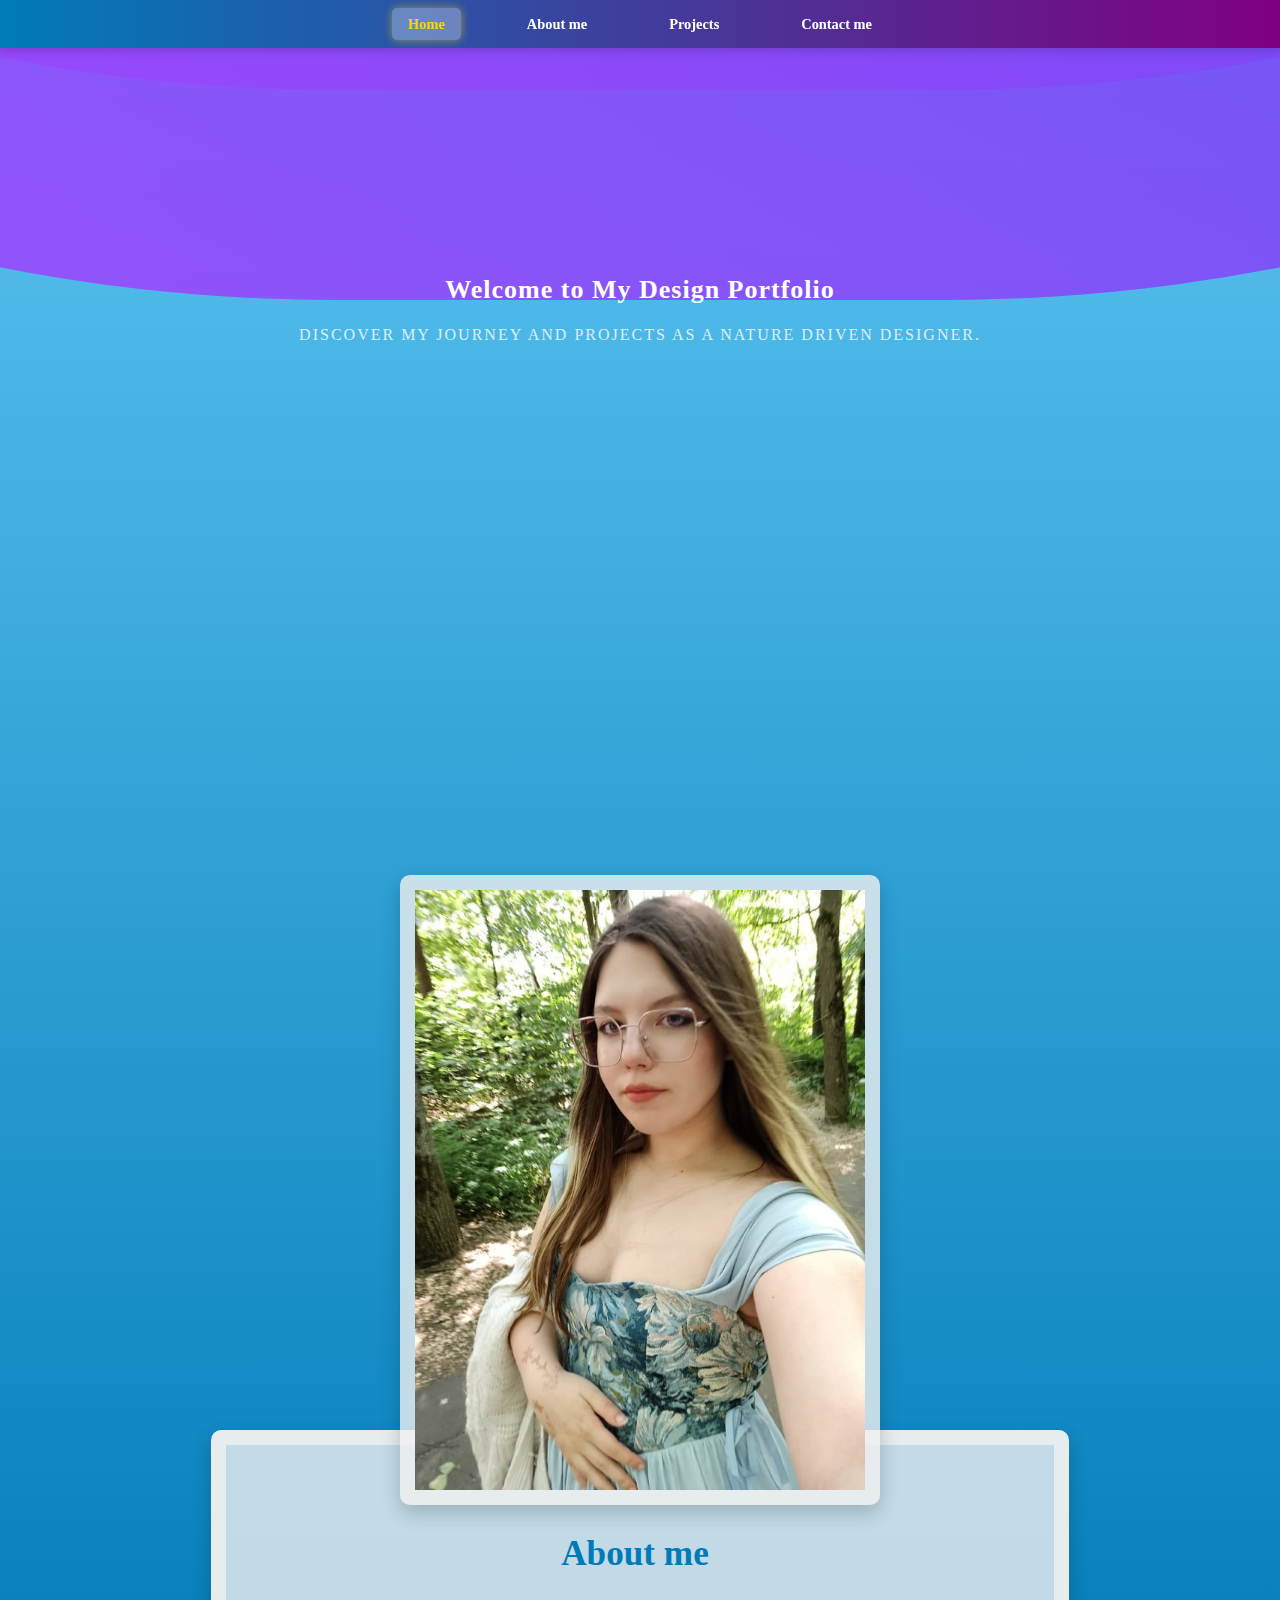
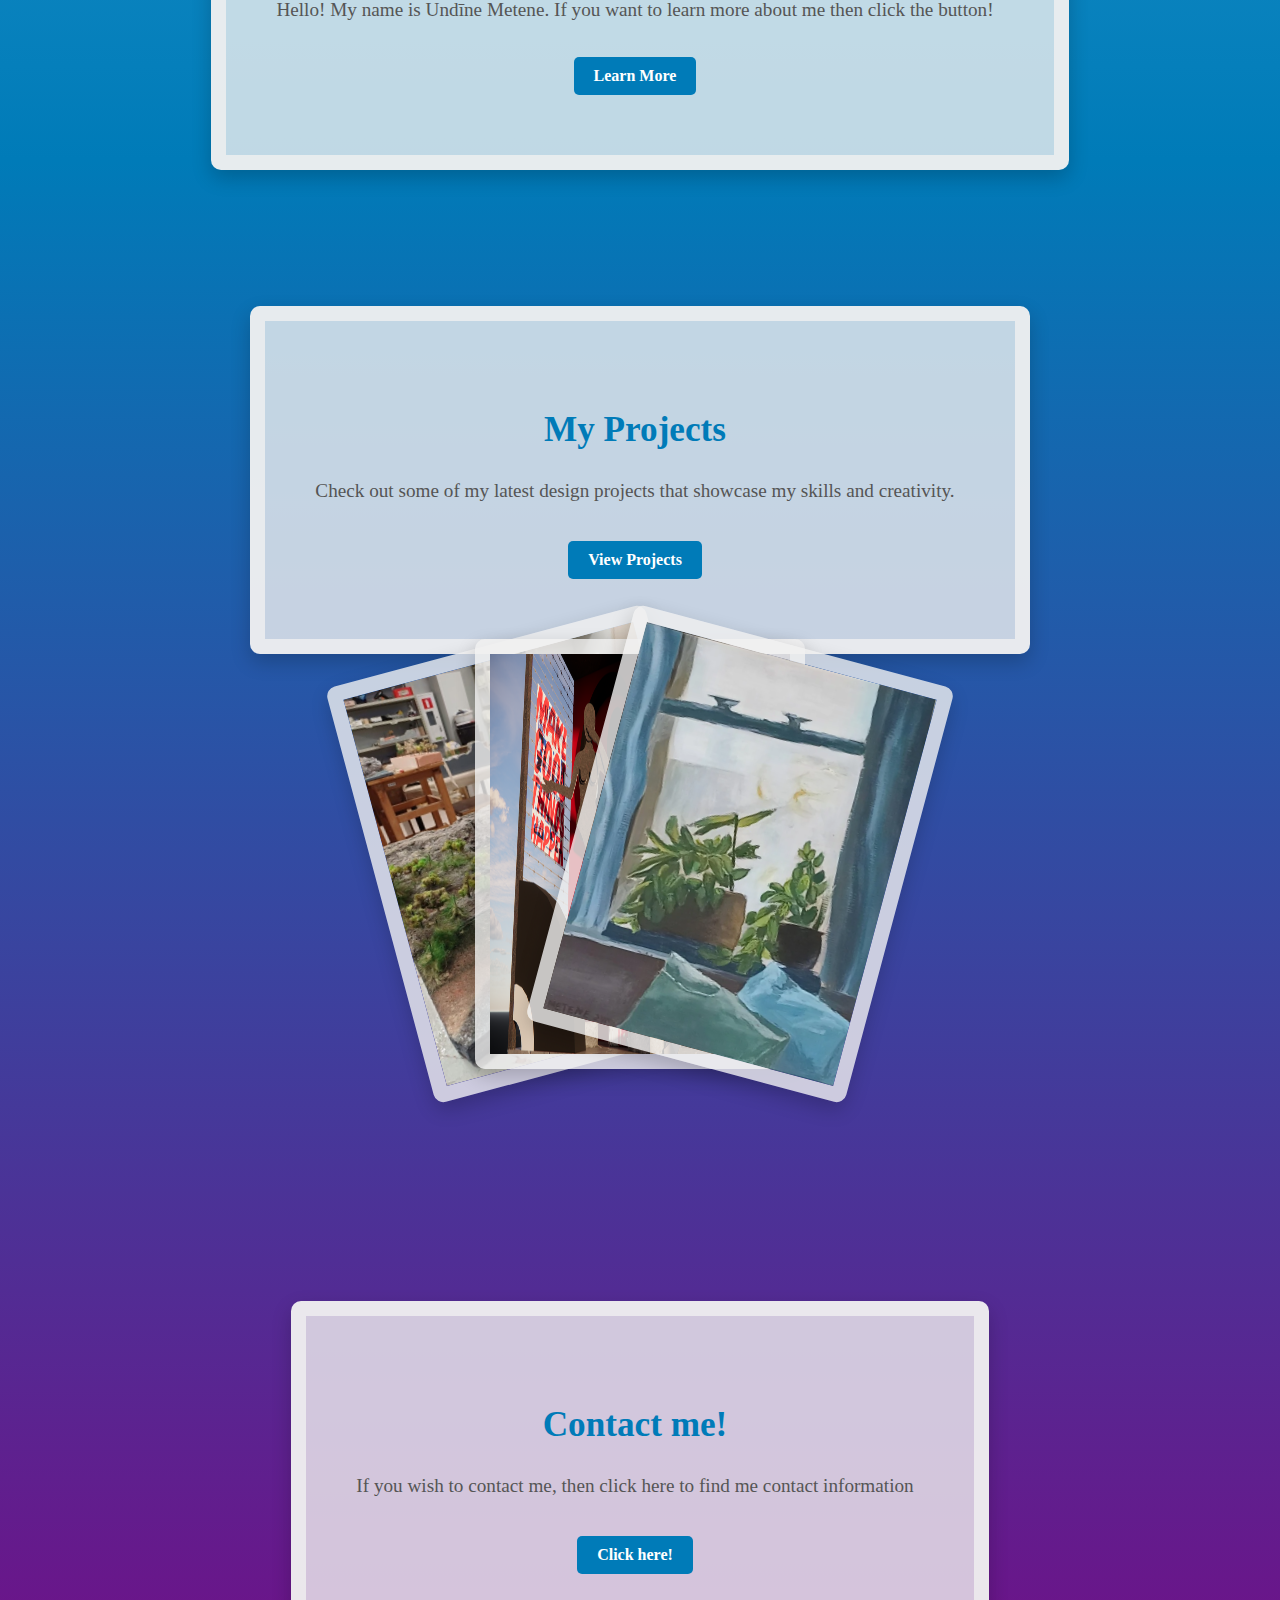
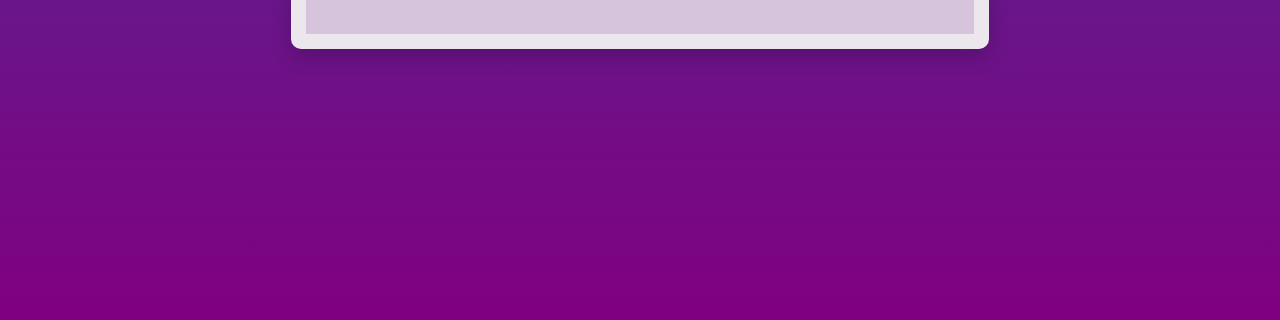
<file: Index.html>
<!DOCTYPE html>
<html lang="en">
<head>
    <meta charset="UTF-8">
    <meta name="viewport" content="width=device-width, initial-scale=1.0">
    <title>My Design Portfolio</title>
    <link href="https://stackpath.bootstrapcdn.com/bootstrap/4.5.2/css/bootstrap.min.css" rel="">
    <link rel="stylesheet" href="styles.css">
</head>
<body>
    <header>
        <nav>
            <ul>
                <li><a href="#home" class="active">Home</a></li>
                <li><a href="#about">About me</a></li>
                <li><a href="#projects">Projects</a></li>
                <li><a href="#contact">Contact me</a></li>
            </ul>
        </nav>
    </header>

    <section id="home" class="home-section">
        <div class="e-card playing">
            <div class="image"></div>

            <div class="wave"></div>
            <div class="wave"></div>
            <div class="wave"></div>


            <div class="infotop">
                <path fill="currentColor" d="M19.4133 4.89862L14.5863 2.17544C12.9911 1.27485 11.0089 1.27485 9.41368 2.17544L4.58674
                                              4.89862C2.99153 5.7992 2 7.47596 2 9.2763V14.7235C2 16.5238 2.99153 18.2014 4.58674 19.1012L9.41368
                                              21.8252C10.2079 22.2734 11.105 22.5 12.0046 22.5C12.6952 22.5 13.3874 22.3657 14.0349 22.0954C14.2204
                                              22.018 14.4059 21.9273 14.5872 21.8252L19.4141 19.1012C19.9765 18.7831 20.4655 18.3728 20.8651
                                              17.8825C21.597 16.9894 22 15.8671 22 14.7243V9.27713C22 7.47678 21.0085 5.7992 19.4133 4.89862ZM4.10784
                                              14.7235V9.2763C4.10784 8.20928 4.6955 7.21559 5.64066 6.68166L10.4676 3.95848C10.9398 3.69152 11.4701
                                              3.55804 11.9996 3.55804C12.5291 3.55804 13.0594 3.69152 13.5324 3.95848L18.3593 6.68166C19.3045 7.21476
                                              19.8922 8.20928 19.8922 9.2763V9.75997C19.1426 9.60836 18.377 9.53091 17.6022 9.53091C14.7929 9.53091
                                              12.1041 10.5501 10.0309 12.3999C8.36735 13.8847 7.21142 15.8012 6.68783 17.9081L5.63981 17.3165C4.69466
                                              16.7834 4.10699 15.7897 4.10699 14.7235H4.10784ZM10.4676 20.0413L8.60933 18.9924C8.94996 17.0479 9.94402
                                              15.2665 11.4515 13.921C13.1353 12.4181 15.3198 11.5908 17.6022 11.5908C18.3804 11.5908 19.1477 11.6864
                                              19.8922 11.8742V14.7235C19.8922 15.2278 19.7589 15.7254 19.5119 16.1662C18.7615 15.3596 17.6806 14.8528
                                               16.4783 14.8528C14.2136 14.8528 12.3781 16.6466 12.3781 18.8598C12.3781 19.3937 12.4861 19.9021 12.68
                                               20.3676C11.9347 20.5316 11.1396 20.4203 10.4684 20.0413H10.4676Z">
                </path></svg>
                <br>
                Welcome to My Design Portfolio
                <br>
                <div class="name">Discover my journey and projects as a Nature driven designer.</div>
            </div>
        </div>
    </section>

    <section id="about" class="about-section">
        <div class="container">
            <div class="image-section">
                <img src="Images/Foto.jpg" alt="Undine" height="600px" />
            </div>
            <div class="container-text">
                <h2>About me</h2>
                <p>
                    Hello! My name is Undīne Metene. If you want to learn more about me then click the button!
                </p>
                <a href="about.html" class="about-button">Learn More</a>
            </div>
        </div>
    </section>

    <section id="projects" class="projects-section">
        <div class="container">
            <div class="container-text">
                <h2>My Projects</h2>
                <p>Check out some of my latest design projects that showcase my skills and creativity.</p>
                <a href="projects.html" class="projects-button">View Projects</a>
            </div>
            <div class="image-section">
                <img src="Images/makets.jpg" alt="Project 2" class="project-image angled" />
                <img src="Images/teenskats.png" alt="Project 1" class="project-image" />
                <img src="Images/project1.png" alt="Project 3" class="project-image angled" />
            </div>
        </div>
    </section>
    <section id="contact" class="contact-section">
        <div class="container">
            <div class="container-text">
                <h2>Contact me!</h2>
                <p>
                   If you wish to contact me, then click here to find me contact information
                </p>
                <a href="contacts.html" class="about-button">Click here!</a>
            </div>
        </div>
    </section>
    <script src="script.js"></script>
</body>
</html>
</file>
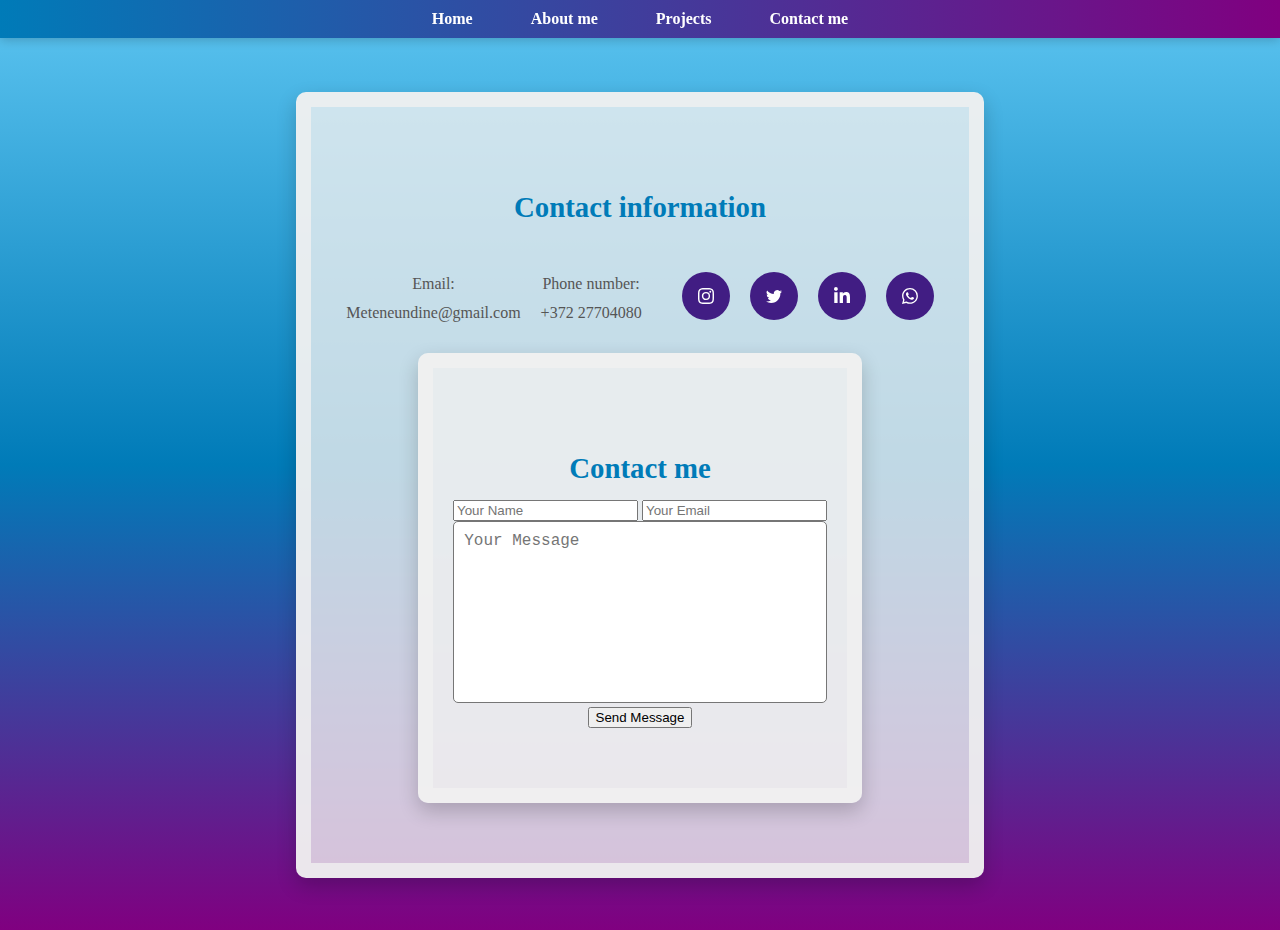
<file: contacts.html>
<!DOCTYPE html>
<html lang="en">
<head>
    <meta charset="UTF-8">
    <meta name="viewport" content="width=device-width, initial-scale=1.0">
    <title>Contact Me</title>
    <link href="https://stackpath.bootstrapcdn.com/bootstrap/4.5.2/css/bootstrap.min.css" rel="">
    <link rel="stylesheet" href="sass/styles.css">
</head>
<body>
    <header>
        <nav>
            <ul>
                <li><a href="index.html">Home</a></li>
                <li><a href="about.html">About me</a></li>
                <li><a href="projects.html">Projects</a></li>
                <li><a href="#contact" class="active">Contact me</a></li>
            </ul>
        </nav>
    </header>

    <section id="about" class="about-section">
        <div class="container">
            <div class="container-text">
                <h2>Contact information</h2>
                <div class="socials">
                    <p>
                        Email:  <br> Meteneundine@gmail.com
                    </p>
                    <p>
                        Phone number:  <br> +372 27704080
                    </p>
                    <br>
                <a class="socialContainer containerOne" href="#">
                    <svg viewBox="0 0 16 16" class="socialSvg instagramSvg">
                    <path
                        d="M8 0C5.829 0 5.556.01 4.703.048 3.85.088 3.269.222 2.76.42a3.917 3.917 0 0 0-1.417.923A3.927 3.927 0 0 0 .42 2.76C.222 3.268.087 3.85.048 4.7.01 5.555 0 5.827 0 8.001c0 2.172.01 2.444.048 3.297.04.852.174 1.433.372 1.942.205.526.478.972.923 1.417.444.445.89.719 1.416.923.51.198 1.09.333 1.942.372C5.555 15.99 5.827 16 8 16s2.444-.01 3.298-.048c.851-.04 1.434-.174 1.943-.372a3.916 3.916 0 0 0 1.416-.923c.445-.445.718-.891.923-1.417.197-.509.332-1.09.372-1.942C15.99 10.445 16 10.173 16 8s-.01-2.445-.048-3.299c-.04-.851-.175-1.433-.372-1.941a3.926 3.926 0 0 0-.923-1.417A3.911 3.911 0 0 0 13.24.42c-.51-.198-1.092-.333-1.943-.372C10.443.01 10.172 0 7.998 0h.003zm-.717 1.442h.718c2.136 0 2.389.007 3.232.046.78.035 1.204.166 1.486.275.373.145.64.319.92.599.28.28.453.546.598.92.11.281.24.705.275 1.485.039.843.047 1.096.047 3.231s-.008 2.389-.047 3.232c-.035.78-.166 1.203-.275 1.485a2.47 2.47 0 0 1-.599.919c-.28.28-.546.453-.92.598-.28.11-.704.24-1.485.276-.843.038-1.096.047-3.232.047s-2.39-.009-3.233-.047c-.78-.036-1.203-.166-1.485-.276a2.478 2.478 0 0 1-.92-.598 2.48 2.48 0 0 1-.6-.92c-.109-.281-.24-.705-.275-1.485-.038-.843-.046-1.096-.046-3.233 0-2.136.008-2.388.046-3.231.036-.78.166-1.204.276-1.486.145-.373.319-.64.599-.92.28-.28.546-.453.92-.598.282-.11.705-.24 1.485-.276.738-.034 1.024-.044 2.515-.045v.002zm4.988 1.328a.96.96 0 1 0 0 1.92.96.96 0 0 0 0-1.92zm-4.27 1.122a4.109 4.109 0 1 0 0 8.217 4.109 4.109 0 0 0 0-8.217zm0 1.441a2.667 2.667 0 1 1 0 5.334 2.667 2.667 0 0 1 0-5.334z"
                    ></path>
                    </svg>
                </a>

                <a class="socialContainer containerTwo" href="#">
                    <svg viewBox="0 0 16 16" class="socialSvg twitterSvg">
                    <path
                        d="M5.026 15c6.038 0 9.341-5.003 9.341-9.334 0-.14 0-.282-.006-.422A6.685 6.685 0 0 0 16 3.542a6.658 6.658 0 0 1-1.889.518 3.301 3.301 0 0 0 1.447-1.817 6.533 6.533 0 0 1-2.087.793A3.286 3.286 0 0 0 7.875 6.03a9.325 9.325 0 0 1-6.767-3.429 3.289 3.289 0 0 0 1.018 4.382A3.323 3.323 0 0 1 .64 6.575v.045a3.288 3.288 0 0 0 2.632 3.218 3.203 3.203 0 0 1-.865.115 3.23 3.23 0 0 1-.614-.057 3.283 3.283 0 0 0 3.067 2.277A6.588 6.588 0 0 1 .78 13.58a6.32 6.32 0 0 1-.78-.045A9.344 9.344 0 0 0 5.026 15z"
                    ></path>
                    </svg>
                </a>

                <a class="socialContainer containerThree" href="#">
                    <svg viewBox="0 0 448 512" class="socialSvg linkdinSvg">
                    <path
                        d="M100.28 448H7.4V148.9h92.88zM53.79 108.1C24.09 108.1 0 83.5 0 53.8a53.79 53.79 0 0 1 107.58 0c0 29.7-24.1 54.3-53.79 54.3zM447.9 448h-92.68V302.4c0-34.7-.7-79.2-48.29-79.2-48.29 0-55.69 37.7-55.69 76.7V448h-92.78V148.9h89.08v40.8h1.3c12.4-23.5 42.69-48.3 87.88-48.3 94 0 111.28 61.9 111.28 142.3V448z"
                    ></path>
                    </svg>
                </a>

                <a class="socialContainer containerFour" href="#">
                    <svg viewBox="0 0 16 16" class="socialSvg whatsappSvg">
                    <path
                        d="M13.601 2.326A7.854 7.854 0 0 0 7.994 0C3.627 0 .068 3.558.064 7.926c0 1.399.366 2.76 1.057 3.965L0 16l4.204-1.102a7.933 7.933 0 0 0 3.79.965h.004c4.368 0 7.926-3.558 7.93-7.93A7.898 7.898 0 0 0 13.6 2.326zM7.994 14.521a6.573 6.573 0 0 1-3.356-.92l-.24-.144-2.494.654.666-2.433-.156-.251a6.56 6.56 0 0 1-1.007-3.505c0-3.626 2.957-6.584 6.591-6.584a6.56 6.56 0 0 1 4.66 1.931 6.557 6.557 0 0 1 1.928 4.66c-.004 3.639-2.961 6.592-6.592 6.592zm3.615-4.934c-.197-.099-1.17-.578-1.353-.646-.182-.065-.315-.099-.445.099-.133.197-.513.646-.627.775-.114.133-.232.148-.43.05-.197-.1-.836-.308-1.592-.985-.59-.525-.985-1.175-1.103-1.372-.114-.198-.011-.304.088-.403.087-.088.197-.232.296-.346.1-.114.133-.198.198-.33.065-.134.034-.248-.015-.347-.05-.099-.445-1.076-.612-1.47-.16-.389-.323-.335-.445-.34-.114-.007-.247-.007-.38-.007a.729.729 0 0 0-.529.247c-.182.198-.691.677-.691 1.654 0 .977.71 1.916.81 2.049.098.133 1.394 2.132 3.383 2.992.47.205.84.326 1.129.418.475.152.904.129 1.246.08.38-.058 1.171-.48 1.338-.943.164-.464.164-.86.114-.943-.049-.084-.182-.133-.38-.232z"
                    ></path>
                    </svg>
                </a>
                </div>

            <div class="container">
                <div class="container-text">
        <form id="contactForm" action="send-message.php" method="POST">
            <h2>Contact me</h2>
            <input type="text" id="name" name="name" placeholder="Your Name" required>
            <input type="email" id="email" name="email" placeholder="Your Email" required>
            <br>
            <textarea id="message" name="message" placeholder="Your Message" required></textarea>
            <br>
            <button type="submit">Send Message</button>
            <div id="formMessage"></div>
        </form>
    </div>
</div>
</div>

    </section>
    <script src="script.js"></script>
</body>
</html>
</file>
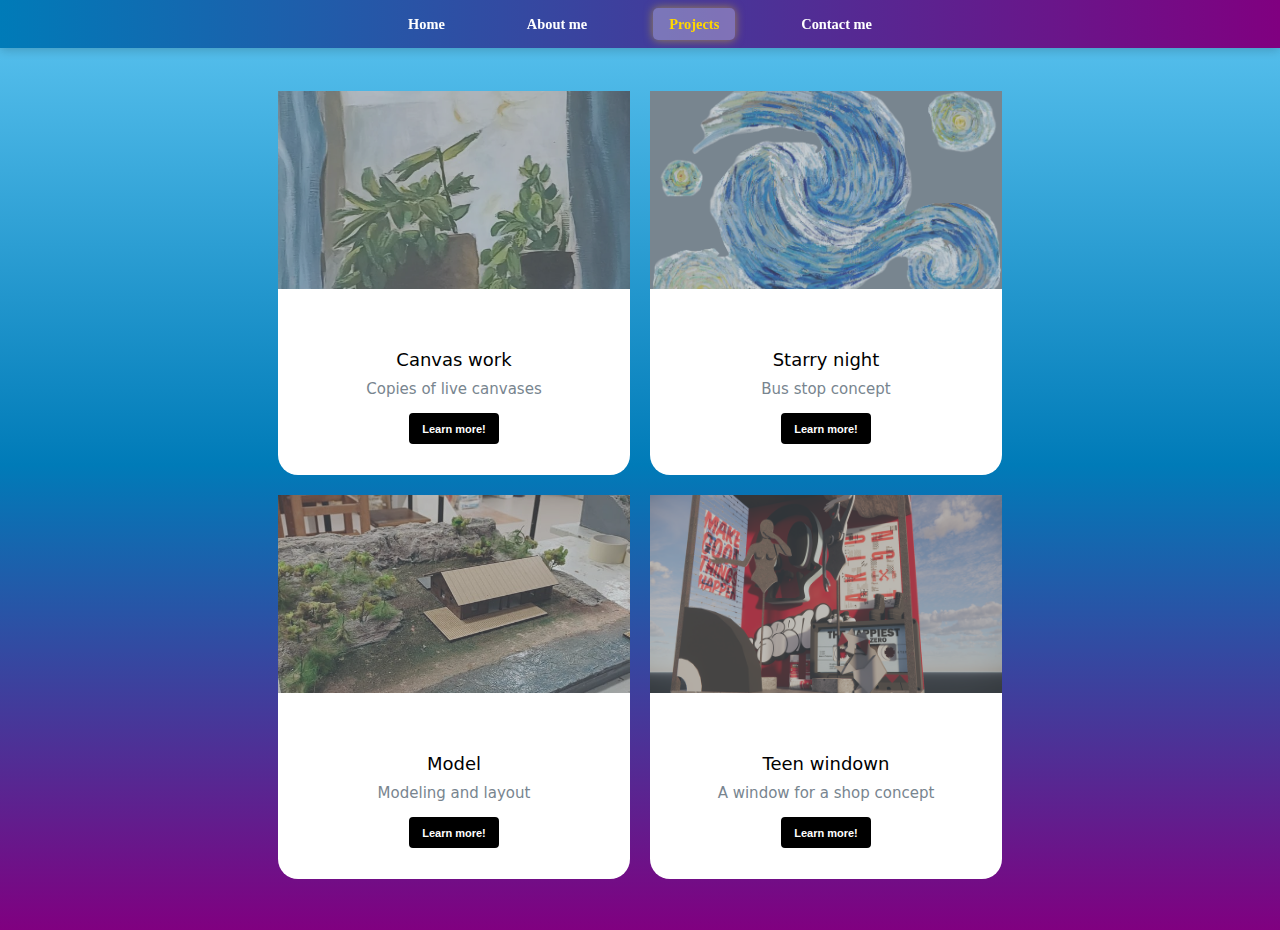
<file: projects.html>
﻿<!DOCTYPE html>
<html lang="en">
<head>
    <meta charset="UTF-8">
    <meta name="viewport" content="width=device-width, initial-scale=1.0">
    <title>Projects</title>
    <link href="https://stackpath.bootstrapcdn.com/bootstrap/4.5.2/css/bootstrap.min.css" rel="">
    <link rel="stylesheet" href="styles.css">
</head>
<body>
    <header>
        <nav>
            <ul>
                <li><a href="index.html">Home</a></li>
                <li><a href="about.html">About me</a></li>
                <li><a href="projects.html" class="active">Projects</a></li>
                <li><a href="contacts.html">Contact me</a></li>
            </ul>
        </nav>
    </header>

    <section id="projects" class="projects-section">
        <div class="Project-container">
            <div class="Project-container-text">
                <div class="card">
                    <div class="card__img"> <img src="Images/project1.png" alt="Project 1" class="card_images" /></div>
                    <div class="card__title">Canvas work</div>
                    <div class="card__subtitle">Copies of live canvases</div>
                    <div class="card__wrapper">
                        <button class="card__btn card__btn-solid" onclick="window.location.href='Projects/Projects1-livecanvas.html'">Learn more!</button>
                    </div>
                </div>
                <div class="card">
                    <div class="card__img"> <img src="Images/starrynight.png" alt="Project 2" class="card_images" /></div>
                    <div class="card__title">Starry night</div>
                    <div class="card__subtitle">Bus stop concept</div>
                    <div class="card__wrapper">
                        <button class="card__btn card__btn-solid" onclick="window.location.href='Projects/Projects2-starrynight.html'">Learn more!</button>
                    </div>
                </div>
                <div class="card">
                    <div class="card__img"> <img src="Images/makets.jpg" alt="Project 3" class="card_images" /></div>
                    <div class="card__title">Model</div>
                    <div class="card__subtitle">Modeling and layout</div>
                    <div class="card__wrapper">
                        <button class="card__btn card__btn-solid" onclick="window.location.href='Projects/Projects3-model.html'">Learn more!</button>
                    </div>
                </div>
                <div class="card">
                    <div class="card__img"> <img src="Images/teenskats.png" alt="Project 4" class="card_images" /></div>
                    <div class="card__title">Teen windown</div>
                    <div class="card__subtitle">A window for a shop concept</div>
                    <div class="card__wrapper">
                        <button class="card__btn card__btn-solid" onclick="window.location.href='Projects/Projects4-teenwindow.html'">Learn more!</button>
                    </div>
                </div>
            </div>
        </div>
    </section>
</body>
</html>
</file>
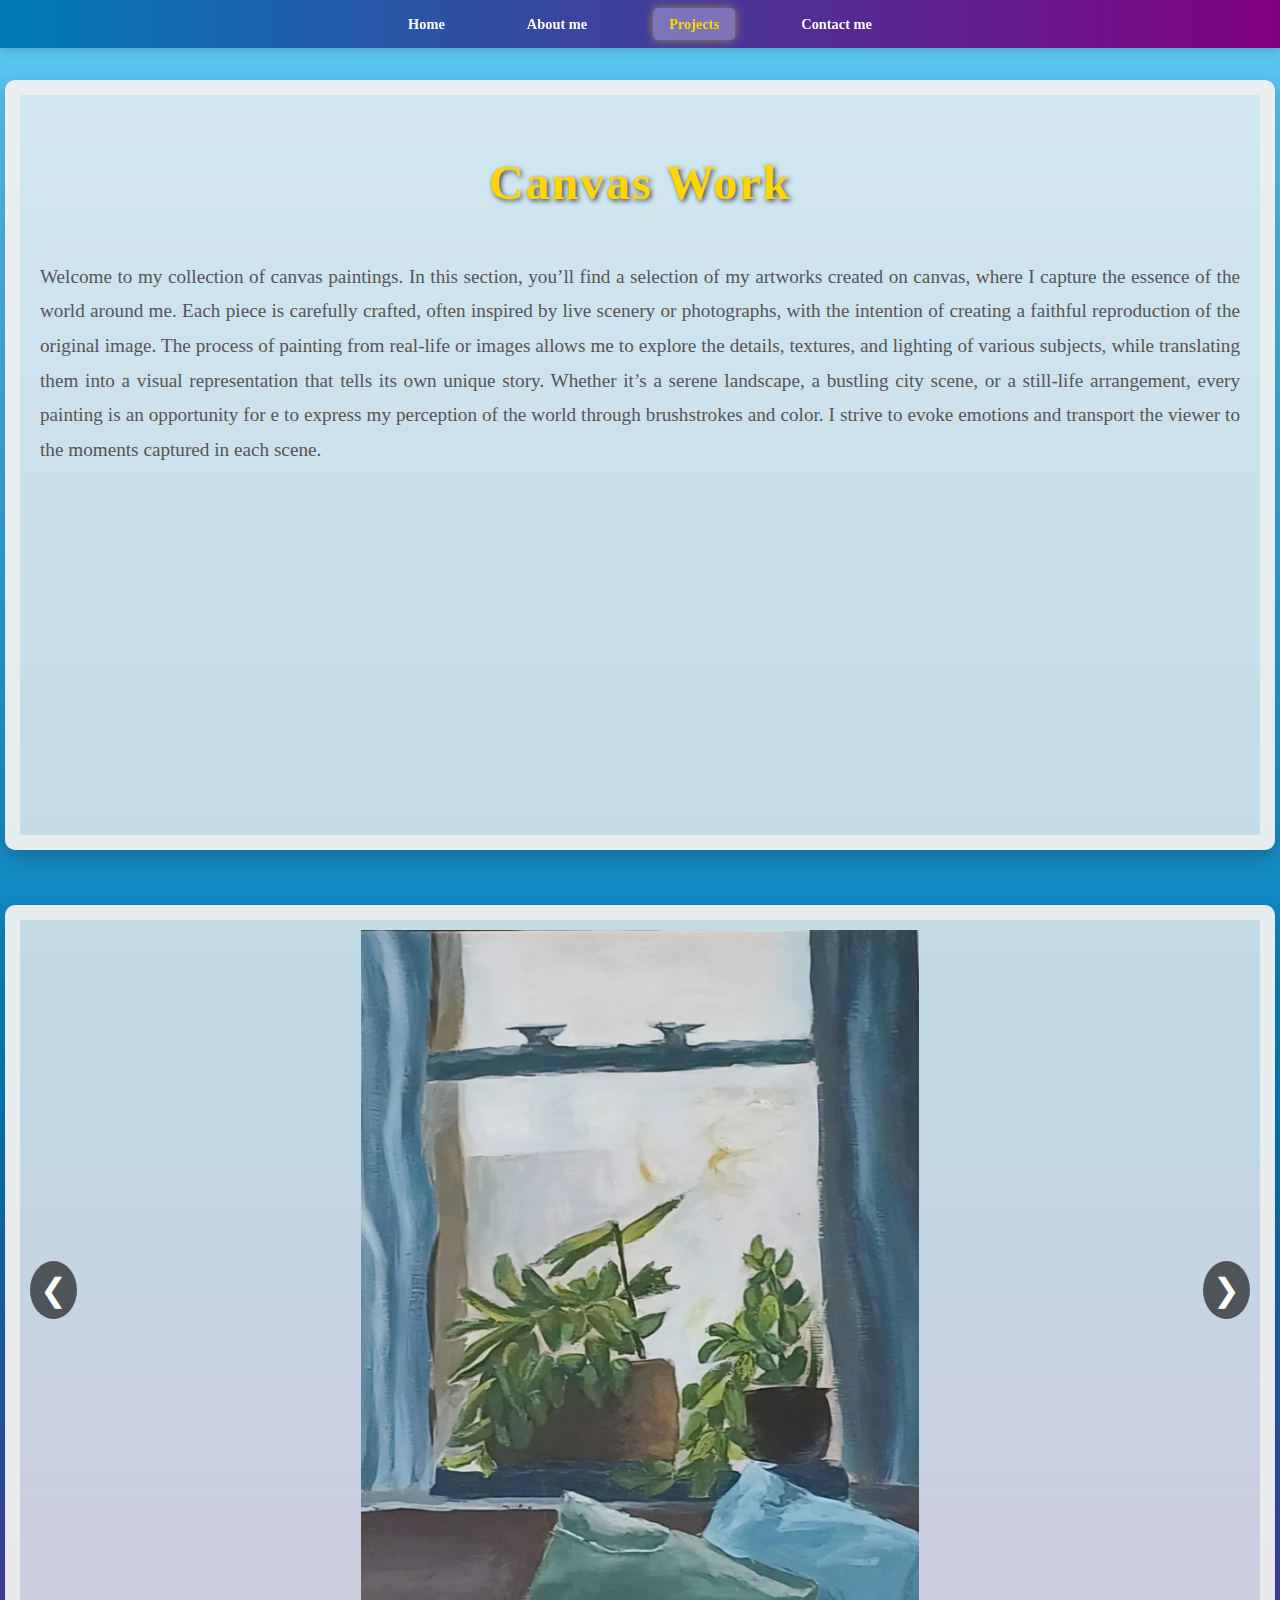
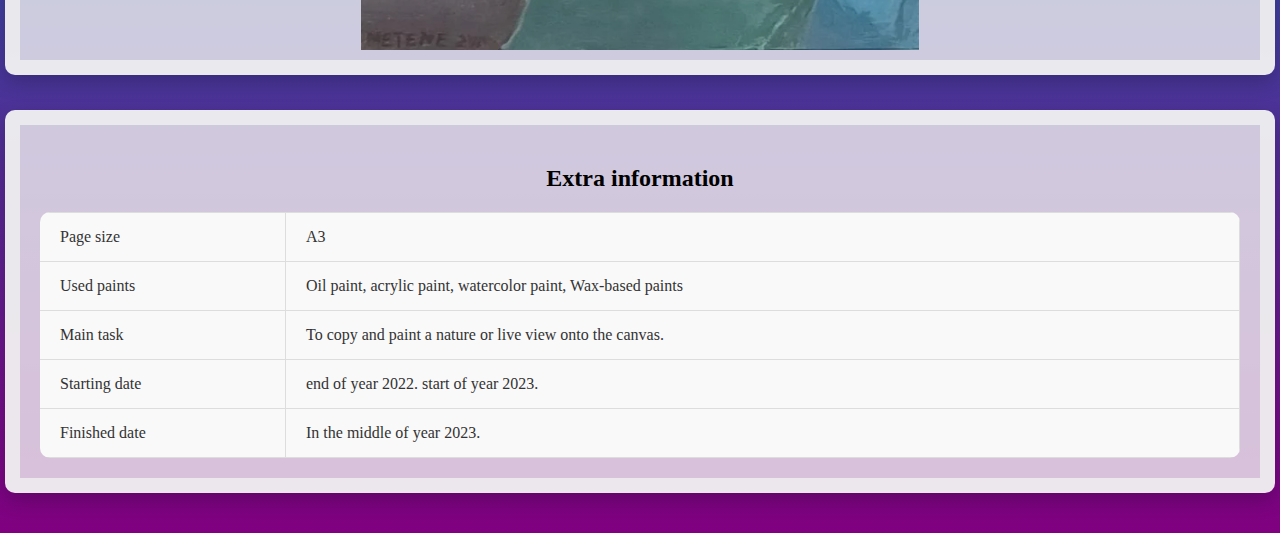
<file: Projects/Projects1-livecanvas.html>
<!DOCTYPE html>
<html lang="en">
<head>
    <meta charset="UTF-8">
    <meta name="viewport" content="width=device-width, initial-scale=1.0">
    <title>Project Information</title>
    <link href="https://stackpath.bootstrapcdn.com/bootstrap/4.5.2/css/bootstrap.min.css" rel="">
    <link rel="stylesheet" href="../styles.css"> 
</head>
<body>
    <header>
        <nav>
            <ul>
                <li><a href="../index.html">Home</a></li> 
                <li><a href="../about.html">About me</a></li> 
                <li><a href="../projects.html" class="active">Projects</a></li> 
                <li><a href="../contacts.html">Contact me</a></li>
            </ul>
        </nav>
    </header>

    <section class="projects-details-section">
        <div class="details-container">
            <div class="details-container-text">
                <h2>Canvas Work</h2>
                 <p>Welcome to my collection of canvas paintings. 
                    In this section, you’ll find a selection of my artworks created on canvas, where I capture the essence of the world around me.
                     Each piece is carefully crafted, often inspired by live scenery or photographs,
                      with the intention of creating a faithful reproduction of the original image.
                       The process of painting from real-life or images allows me to explore the details, textures, and lighting of various subjects,
                        while translating them into a visual representation that tells its own unique story.
                         Whether it’s a serene landscape, a bustling city scene, or a still-life arrangement,
                          every painting is an opportunity for e to express my perception of the world through brushstrokes and color.
                           I strive to evoke emotions and transport the viewer to the moments captured in each scene.</p>
            </div>
            <div class="details-image-section">
                <img id="slideshow-image" src="" alt="Canvas Art" class="slideshow-image" />
                <div class="arrow-nav">
                    <button id="prev" class="arrow-btn">&#10094;</button> 
                    <button id="next" class="arrow-btn">&#10095;</button> 
                </div>
            </div>
        </div>
        <div class="details-container-info">
            <h2>Extra information</h2>
            <table>
                <tr>
                    <td>Page size</td>
                    <td>A3</td>

                </tr>
                <tr>
                    <td>Used paints</td>
                    <td>Oil paint, acrylic paint, watercolor paint, Wax-based paints</td>

                </tr>
                <tr>
                    <td>Main task</td>
                    <td>To copy and paint a nature or live view onto the canvas.</td>
                </tr>
                <tr>
                    <td>Starting date</td>
                    <td>end of year 2022. start of year 2023.</td>
                </tr>
                <tr>
                    <td>Finished date</td>
                    <td>In the middle of year 2023.</td>
                </tr>
            </table>
        </div>
        
    </section>
    <script>
        const images = [
            "foto1.1.png", 
            "foto1.2.jpg",
            "foto1.3.jpg",
        ];
        </script>
    <script src="../script.js"></script>
    
</body>
</html>
</file>
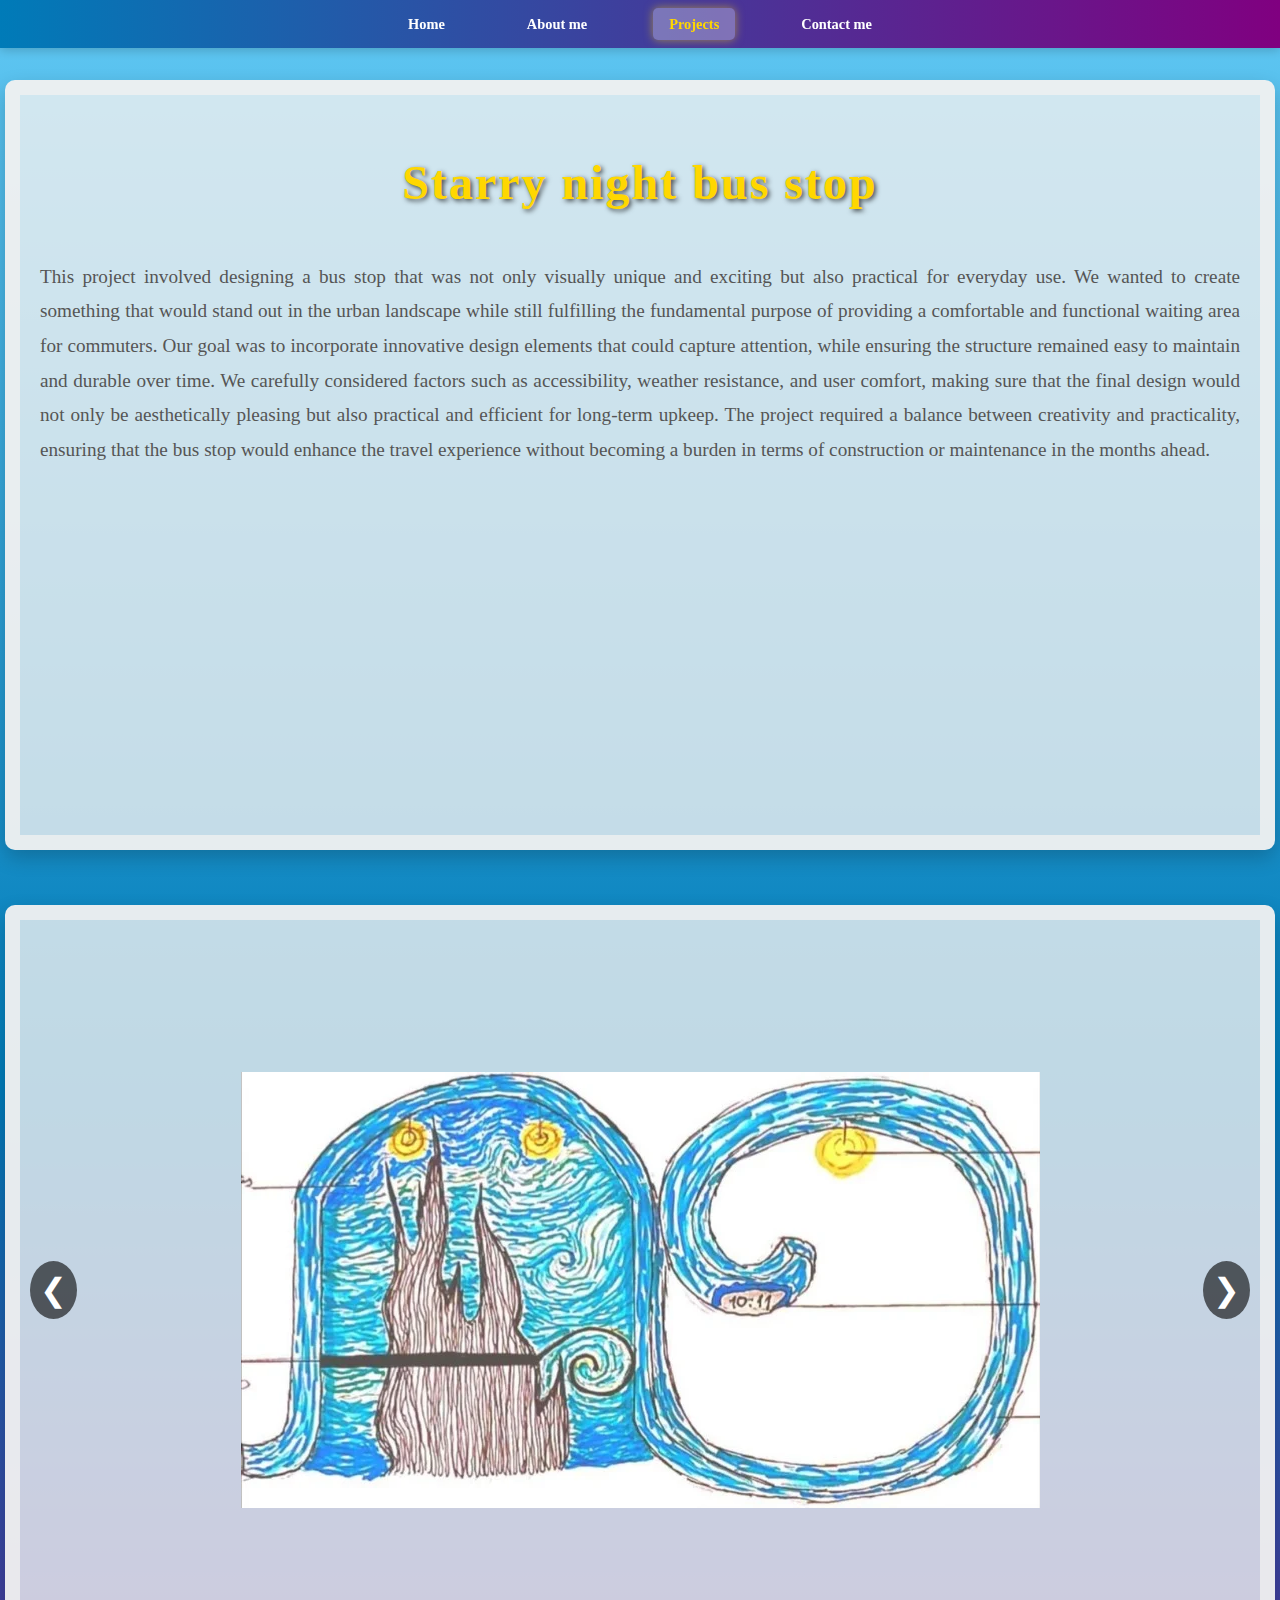
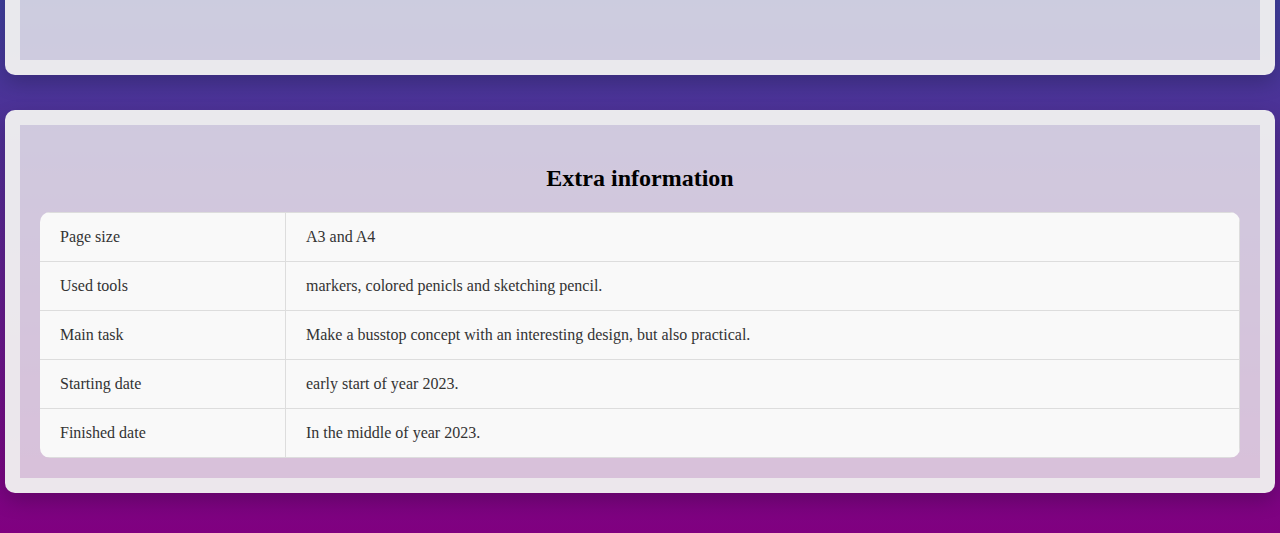
<file: Projects/Projects2-starrynight.html>
<!DOCTYPE html>
<html lang="en">
<head>
    <meta charset="UTF-8">
    <meta name="viewport" content="width=device-width, initial-scale=1.0">
    <title>Project Information</title>
    <link href="https://stackpath.bootstrapcdn.com/bootstrap/4.5.2/css/bootstrap.min.css" rel="">
    <link rel="stylesheet" href="../styles.css"> 
</head>
<body>
    <header>
        <nav>
            <ul>
                <li><a href="../index.html">Home</a></li> 
                <li><a href="../about.html">About me</a></li> 
                <li><a href="../projects.html" class="active">Projects</a></li> 
                <li><a href="../contacts.html">Contact me</a></li>
            </ul>
        </nav>
    </header>

    <section class="projects-details-section">
        <div class="details-container">
            <div class="details-container-text">
                <h2>Starry night bus stop</h2>
                <p>This project involved designing a bus stop that was not only visually unique and exciting but also practical for everyday use. 
                    We wanted to create something that would stand out in the urban landscape while still fulfilling the fundamental 
                    purpose of providing a comfortable and functional waiting area for commuters. 
                    Our goal was to incorporate innovative design elements that could capture attention, 
                    while ensuring the structure remained easy to maintain and durable over time. 
                    We carefully considered factors such as accessibility, weather resistance, and user comfort, 
                    making sure that the final design would not only be aesthetically pleasing but also practical 
                    and efficient for long-term upkeep. The project required a balance between creativity and practicality, 
                    ensuring that the bus stop would enhance the travel experience without becoming a burden in terms of construction 
                    or maintenance in the months ahead.</p>
            </div>
            <div class="details-image-section">
                <img id="slideshow-image" src="" alt="Canvas Art" class="slideshow-image" />
                <div class="arrow-nav">
                    <button id="prev" class="arrow-btn">&#10094;</button> 
                    <button id="next" class="arrow-btn">&#10095;</button> 
                </div>
            </div>
        </div>
        <div class="details-container-info">
            <h2>Extra information</h2>
            <table>
                <tr>
                    <td>Page size</td>
                    <td>A3 and A4</td>

                </tr>
                <tr>
                    <td>Used tools</td>
                    <td>markers, colored penicls and sketching pencil.</td>

                </tr>
                <tr>
                    <td>Main task</td>
                    <td>Make a busstop concept with an interesting design, but also practical.</td>
                </tr>
                <tr>
                    <td>Starting date</td>
                    <td>early start of year 2023.</td>
                </tr>
                <tr>
                    <td>Finished date</td>
                    <td>In the middle of year 2023.</td>
                </tr>
            </table>
        </div>
        
    </section>
    <script>
        const images = [
            "foto2.1.png", 
            "foto2.2.png",
            "foto2.3.png",
        ];
        </script>
    <script src="../script.js"></script>
    
</body>
</html>
</file>
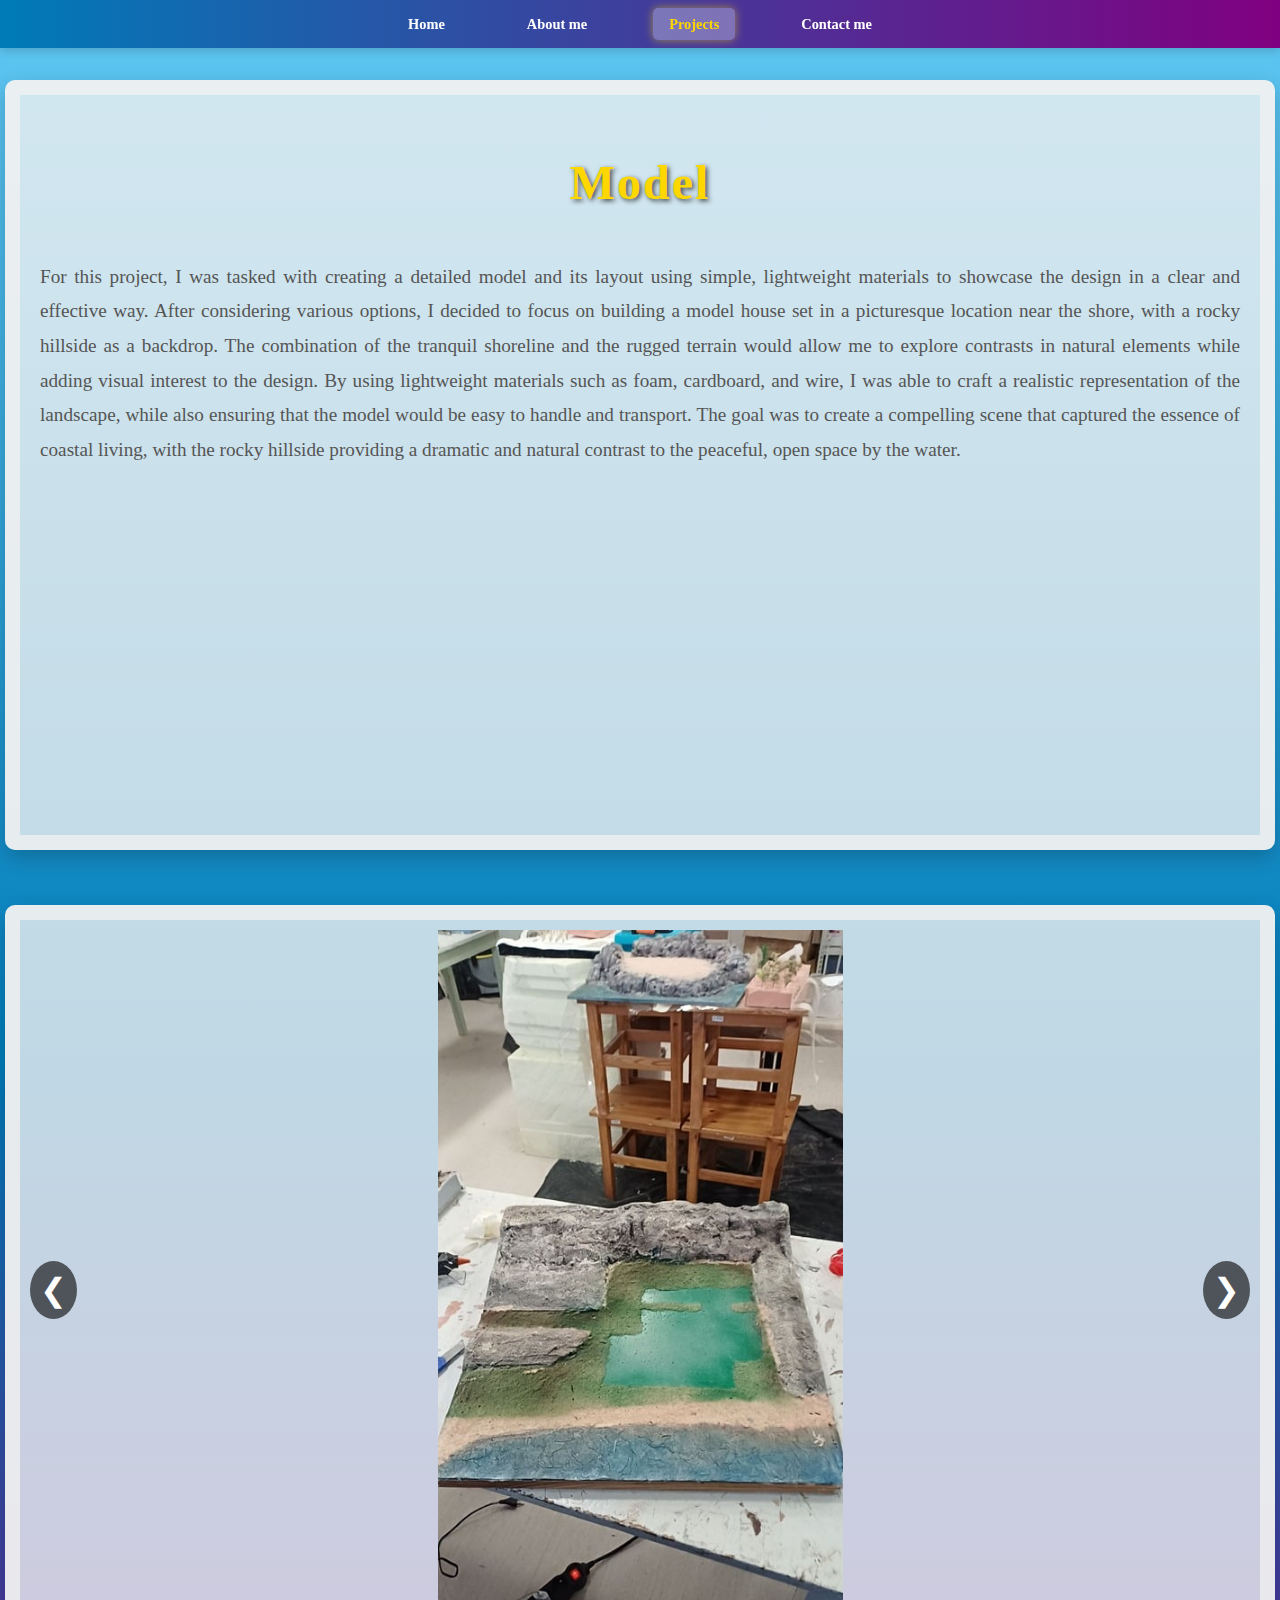
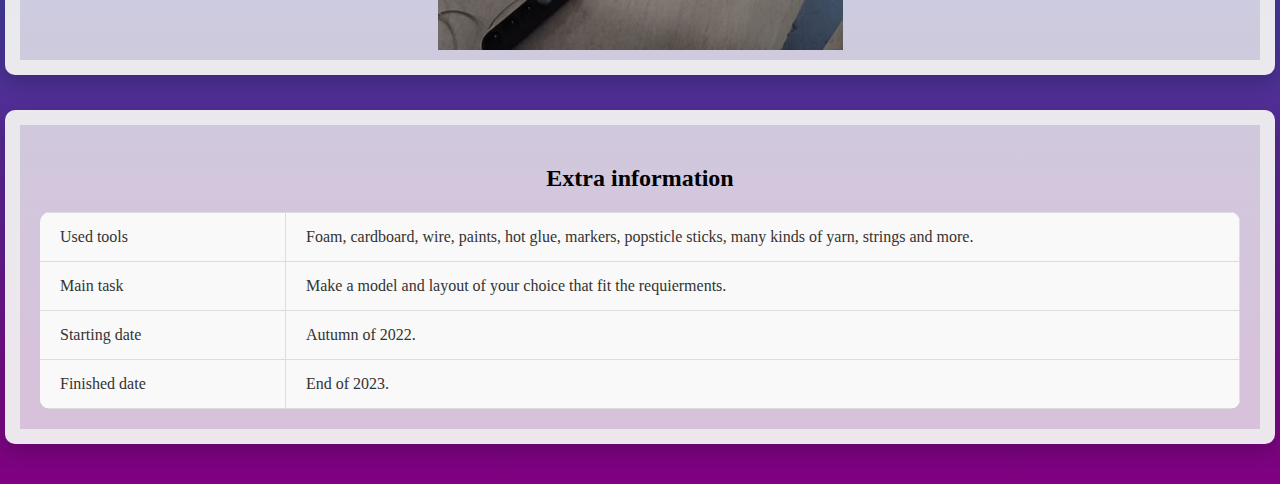
<file: Projects/Projects3-model.html>
<!DOCTYPE html>
<html lang="en">
<head>
    <meta charset="UTF-8">
    <meta name="viewport" content="width=device-width, initial-scale=1.0">
    <title>Project Information</title>
    <link href="https://stackpath.bootstrapcdn.com/bootstrap/4.5.2/css/bootstrap.min.css" rel="">
    <link rel="stylesheet" href="../styles.css"> 
</head>
<body>
    <header>
        <nav>
            <ul>
                <li><a href="../index.html">Home</a></li> 
                <li><a href="../about.html">About me</a></li> 
                <li><a href="../projects.html" class="active">Projects</a></li> 
                <li><a href="../contacts.html">Contact me</a></li>
            </ul>
        </nav>
    </header>

    <section class="projects-details-section">
        <div class="details-container">
            <div class="details-container-text">
                <h2>Model</h2>
                <p>For this project, I was tasked with creating a detailed model and its layout using simple, 
                    lightweight materials to showcase the design in a clear and effective way. 
                    After considering various options, I decided to focus on building a model house set in a 
                    picturesque location near the shore, with a rocky hillside as a backdrop. 
                    The combination of the tranquil shoreline and the rugged terrain would allow me to explore contrasts 
                    in natural elements while adding visual interest to the design.
                    By using lightweight materials such as foam, cardboard, and wire, 
                    I was able to craft a realistic representation of the landscape, 
                    while also ensuring that the model would be easy to handle and transport. 
                    The goal was to create a compelling scene that captured the essence of coastal living, 
                    with the rocky hillside providing a dramatic and natural contrast to the peaceful, 
                    open space by the water.</p>
            </div>
            <div class="details-image-section">
                <img id="slideshow-image" src="" alt="Canvas Art" class="slideshow-image" />
                <div class="arrow-nav">
                    <button id="prev" class="arrow-btn">&#10094;</button> 
                    <button id="next" class="arrow-btn">&#10095;</button> 
                </div>
            </div>
        </div>
        <div class="details-container-info">
            <h2>Extra information</h2>
            <table>
                <tr>
                    <td>Used tools</td>
                    <td>Foam, cardboard, wire, paints, hot glue, markers, popsticle sticks, many kinds of yarn, strings and more.</td>

                </tr>
                <tr>
                    <td>Main task</td>
                    <td>Make a model and layout of your choice that fit the requierments.</td>
                </tr>
                <tr>
                    <td>Starting date</td>
                    <td>Autumn of 2022.</td>
                </tr>
                <tr>
                    <td>Finished date</td>
                    <td>End of 2023.</td>
                </tr>
            </table>
        </div>
        
    </section>
    <script>
        const images = [
            "foto3.1.jpg", 
            "foto3.2.jpg",
            "foto3.3.jpg",
            "foto3.4.jpg",
        ];
        </script>
    <script src="../script.js"></script>
    
</body>
</html>
</file>
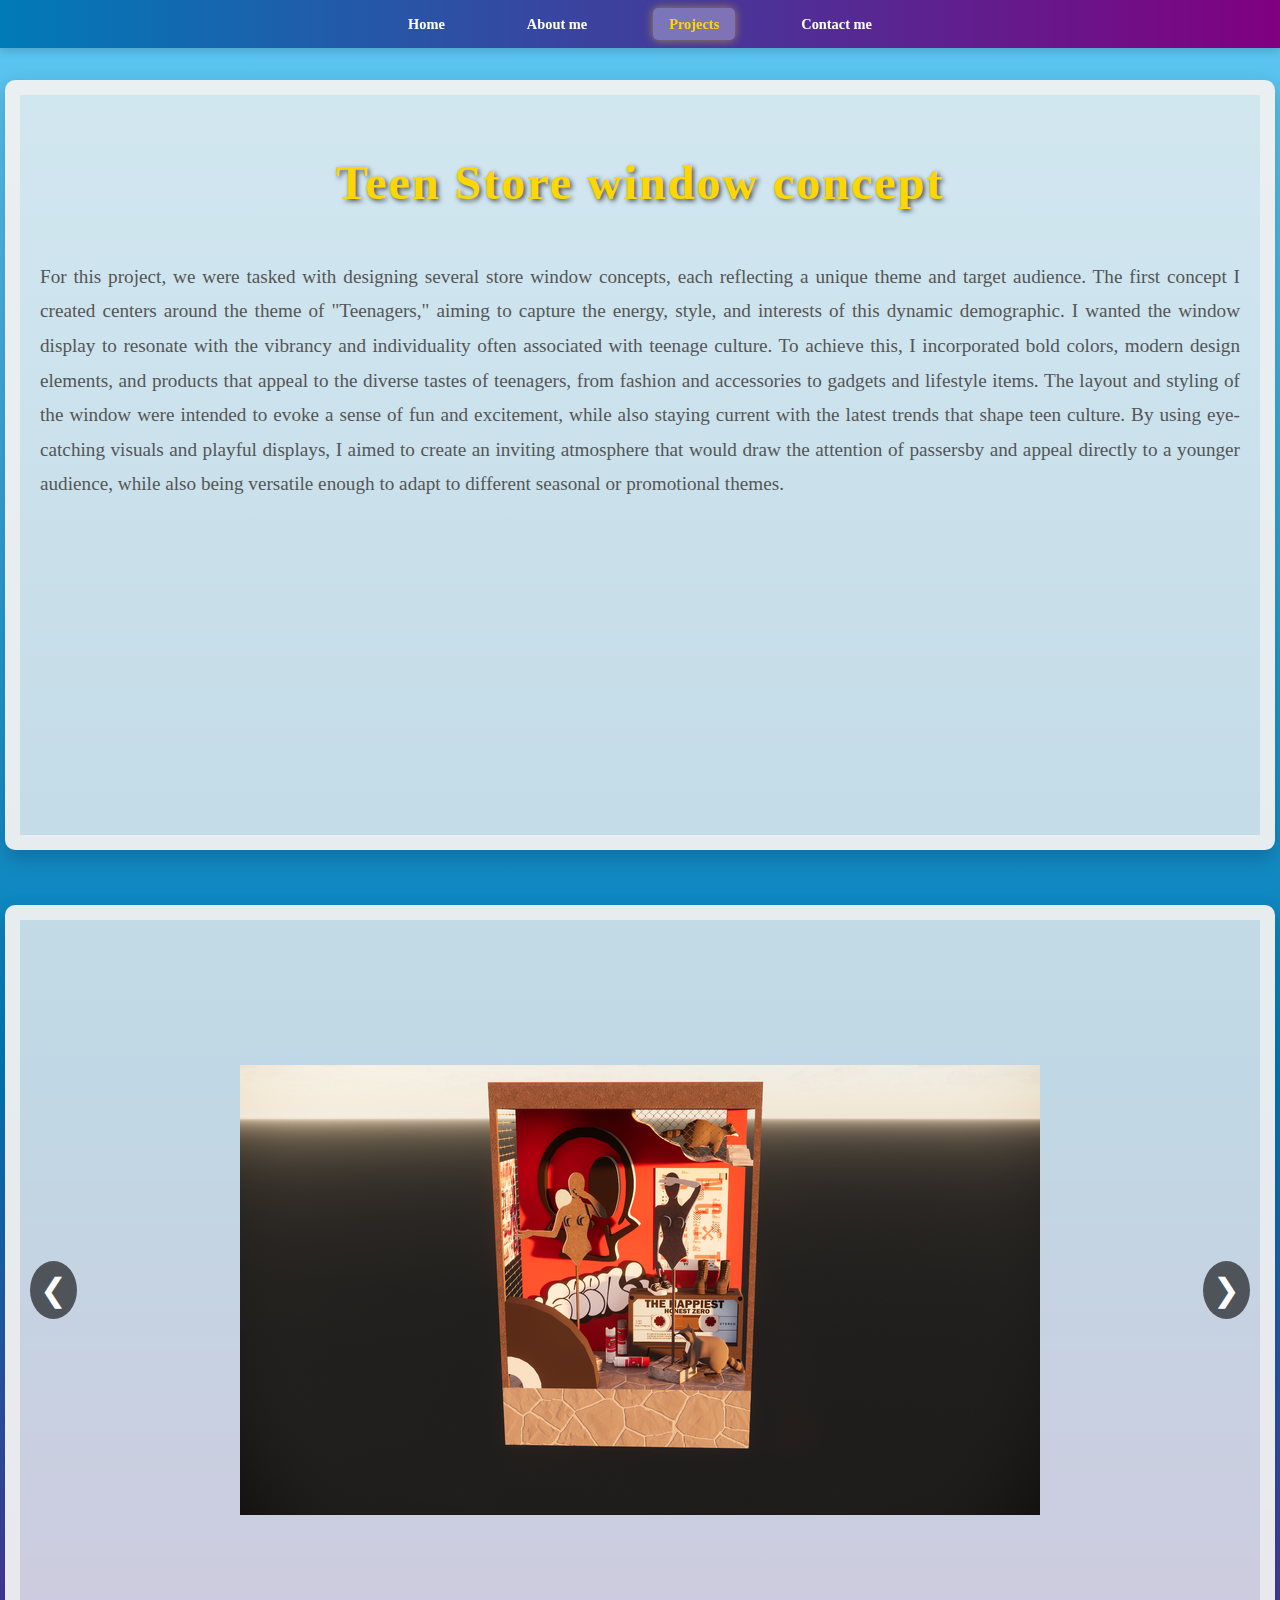
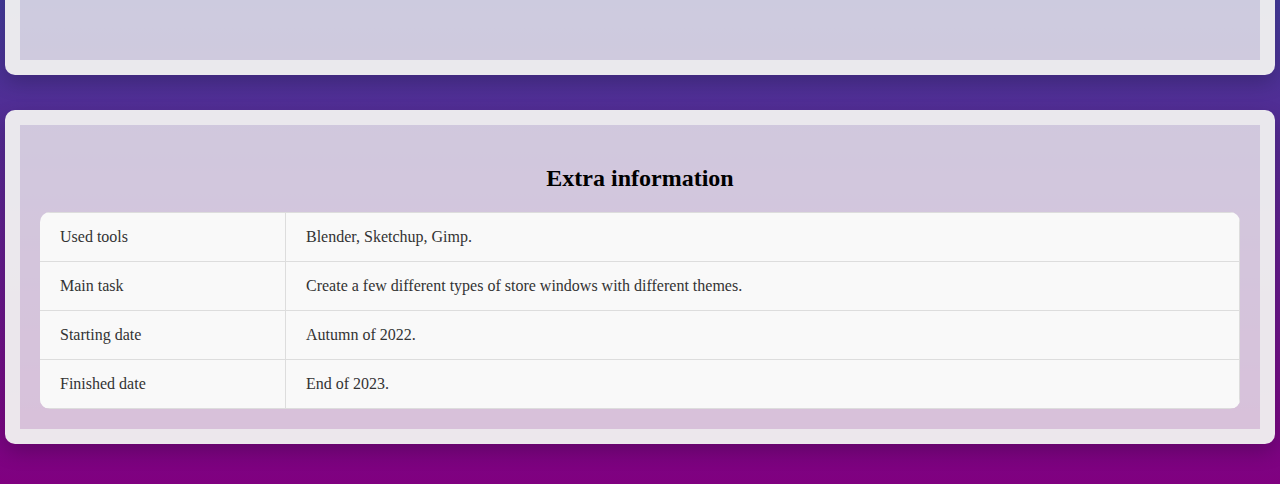
<file: Projects/Projects4-teenwindow.html>
<!DOCTYPE html>
<html lang="en">
<head>
    <meta charset="UTF-8">
    <meta name="viewport" content="width=device-width, initial-scale=1.0">
    <title>Project Information</title>
    <link href="https://stackpath.bootstrapcdn.com/bootstrap/4.5.2/css/bootstrap.min.css" rel="">
    <link rel="stylesheet" href="../styles.css"> 
</head>
<body>
    <header>
        <nav>
            <ul>
                <li><a href="../index.html">Home</a></li> 
                <li><a href="../about.html">About me</a></li> 
                <li><a href="../projects.html" class="active">Projects</a></li> 
                <li><a href="../contacts.html">Contact me</a></li>
            </ul>
        </nav>
    </header>

    <section class="projects-details-section">
        <div class="details-container">
            <div class="details-container-text">
                <h2>Teen Store window concept</h2>
                <p>
                    For this project, we were tasked with designing several store window concepts, 
                    each reflecting a unique theme and target audience. 
                    The first concept I created centers around the theme of "Teenagers," aiming to capture the energy, 
                    style, and interests of this dynamic demographic. 
                    I wanted the window display to resonate with the vibrancy and individuality often associated 
                    with teenage culture. To achieve this, I incorporated bold colors, modern design elements, 
                    and products that appeal to the diverse tastes of teenagers, 
                    from fashion and accessories to gadgets and lifestyle items. 
                    The layout and styling of the window were intended to evoke a sense of fun and excitement, 
                    while also staying current with the latest trends that shape teen culture. 
                    By using eye-catching visuals and playful displays, 
                    I aimed to create an inviting atmosphere that would draw the attention of passersby 
                    and appeal directly to a younger audience, while also being versatile enough to adapt 
                    to different seasonal or promotional themes.</p>
            </div>
            <div class="details-image-section">
                <img id="slideshow-image" src="" alt="Canvas Art" class="slideshow-image" />
                <div class="arrow-nav">
                    <button id="prev" class="arrow-btn">&#10094;</button> 
                    <button id="next" class="arrow-btn">&#10095;</button> 
                </div>
            </div>
        </div>
        <div class="details-container-info">
            <h2>Extra information</h2>
            <table>
                <tr>
                    <td>Used tools</td>
                    <td>Blender, Sketchup, Gimp.</td>

                </tr>
                <tr>
                    <td>Main task</td>
                    <td>Create a few different types of store windows with different themes.</td>
                </tr>
                <tr>
                    <td>Starting date</td>
                    <td>Autumn of 2022.</td>
                </tr>
                <tr>
                    <td>Finished date</td>
                    <td>End of 2023.</td>
                </tr>
            </table>
        </div>
        
    </section>
    <script>
        const images = [
            "foto4.1.png", 
            "foto4.2.png",
            "foto4.3.png",
            "foto4.4.png",
        ];
        </script>
    <script src="../script.js"></script>
    
</body>
</html>
</file>
<file: styles.css>
html {
    scroll-behavior: smooth;
}
body {
    /*min-width: 568px;
    max-width: 2000px; */
    margin: 0;
    padding: 0;
    padding-top: 40px; 
    background: linear-gradient(to bottom, #5dc5f1, #007bb8, #800080);
}
.home-section {
    display: flex;
    flex-direction: column;
    justify-content: center;
    align-items: center;
    height: 90vh;
    color: #fff;
    text-align: center;
    overflow: hidden;
}

.about-section {
    display: flex;
    width: 100%;
    padding: 40px 0;
    height: 90vh;
}

.container {
    display: flex;
    align-items: center;
    justify-content: center;
    width: 100%;
    gap: 30px;
    margin-right: 30px;
}

.image-section {
    flex: 1;
    display: flex;
    justify-content: center;
    align-items: center;
    padding: 10px;
}

.image-section img {
    border-radius: 10px;
    border: 15px solid rgba(240, 240, 240, 0.8);
    box-shadow: 0 8px 20px rgba(0, 0, 0, 0.2);
}

.container-text {
    border-radius: 10px;
    border: 15px solid rgba(240, 240, 240, 0.8);
    box-shadow: 0 8px 20px rgba(0, 0, 0, 0.2);
    background-color: rgba(240, 240, 240, 0.8);
    padding: 60px;

}

.about-section h2 {
    font-size: 2.2em;
    margin-bottom: 15px;
    color: #007bb8;
}

.about-section p {
    font-size: 1.2em;
    line-height: 1.8;
    color: #555;
    margin-bottom: 10px;
}

.contact-section {
    padding: 40px;
    text-align: center;
}

.contact-section h2 {
    font-size: 2.2em;
    color: #007bb8;
}

.contact-section p {
    font-size: 1.2em;
    color: #555;
}

header {
    position: fixed;
    top: 0;
    left: 0;
    background: linear-gradient(to right, #007bb8, #800080);
    color: #fff;
    padding: 15px 0; 
    text-align: center;
    box-shadow: 0 2px 10px rgba(0, 0, 0, 0.2);
    width: 100%; 
    z-index: 1000;
}

nav ul {
    list-style: none;
    padding: 0;
    margin: 0; 
    display: flex; 
    justify-content: center; 
}

nav ul li {
    margin: 0 25px; 
}

nav ul li a {
    color: #fff;
    text-decoration: none;
    font-weight: bold;
    transition: color 0.3s, transform 0.3s;
    font-size: 1.1em;
    padding: 8px 16px; 
    border-radius: 5px; 
}

nav ul li a:hover {
    color: #ffd700;
    transform: scale(1.05); 
    background-color: rgba(255, 255, 255, 0.2); 
    border-radius: 5px; 
}
.about-button {
    display: inline-block;
    padding: 10px 20px;
    background-color: #007bb8;
    color: #fff;
    text-decoration: none;
    border-radius: 5px;
    font-weight: bold;
    transition: background-color 0.3s, transform 0.3s;
    margin-top: 20px; 
}

.about-button:hover {
    background-color: #005f8c; 
    transform: scale(1.05); 
}

.projects-details-section {
    height: auto; 
    min-height: 90vh; 
    display: flex; 
    flex-direction: column; 
    justify-content: center; 
    align-items: center; 
    padding: 40px;
    background: linear-gradient(to bottom, #5dc5f1, #007bb8, #800080);
    text-align: center;
    position: relative; 
}

.details-container {
    display: flex;
    flex-direction: row; 
    justify-content: center;
    align-items: center;
    width: 100%;
    gap: 60px; 
}

.details-container-info {
    width: 85%;
    justify-content: center;
    align-items: center;
    border-radius: 10px;
    border: 15px solid rgba(240, 240, 240, 0.8);
    box-shadow: 0 8px 20px rgba(0, 0, 0, 0.2);
    background-color: rgba(240, 240, 240, 0.8);
    padding: 20px;
    margin-top: 40px;
}

table {
    width: 100%;
    border-collapse: collapse; 
    margin-top: 20px;
    border-radius: 10px; 
    overflow: hidden; 
}

td {
    padding: 15px 20px; 
    text-align: left;
    border: 1px solid #ddd; 
}

td {
    background-color: #f9f9f9; 
    color: #333; 
}

table tr:nth-child(even) {
    background-color: #f2f2f2; 
}

table tr:hover {
    background-color: #e0e0e0; 
}

table caption {
    font-size: 1.5em;
    margin-bottom: 15px;
    color: #333;
    font-weight: bold;
}

table td, table th {
    border-left: 1px solid #ddd; 
    border-top: 1px solid #ddd; 
}

table th:first-child, table td:first-child {
    border-left: none; 
}

table th:first-child, table td:first-child {
    width: 205px; 
}


table th:not(:first-child), table td:not(:first-child) {
    width: calc(100% - 205px); 
}


.details-container-text {
    border-radius: 10px;
    border: 15px solid rgba(240, 240, 240, 0.8);
    box-shadow: 0 8px 20px rgba(0, 0, 0, 0.2);
    background-color: rgba(240, 240, 240, 0.8);
    padding: 20px;
    width: 700px; 
    height: 700px; 
    justify-content: center;
    align-items: center;
}

.details-container-text h2 {
    font-size: 3em;
    color: #ffd700; 
    margin-bottom: 50px;
    text-shadow: 2px 2px 5px rgba(0, 0, 0, 0.7); 
    font-weight: bold; 
    letter-spacing: 2px;
}
.details-container-text p {
    font-size: 1.2em;
    line-height: 1.8;
    color: #555;
    margin-bottom: 10px;
    text-align: justify;
}

.details-image-section {
    position: relative; 
    padding: 10px;
    width: 700px; 
    height: 700px; 
    display: flex;
    justify-content: center;
    align-items: center;
}

.details-image-section img {
    background-color: rgba(240, 240, 240, 0.8);
    border-radius: 10px;
    border: 15px solid rgba(240, 240, 240, 0.8);
    box-shadow: 0 8px 20px rgba(0, 0, 0, 0.2);
    width: 100%; 
    height: 100%; 
    object-fit: scale-down; 
    padding: 10px;
    position:absolute;
}

.arrow-nav {
    display: flex;
    justify-content: space-between;
    position: absolute;
    top: 50%;
    width: 100%;
    transform: translateY(-50%);
}

.arrow-btn {
    background-color: rgba(0, 0, 0, 0.6);
    color: white;
    border: none;
    font-size: 2em;
    padding: 10px;
    cursor: pointer;
    border-radius: 50%;
    transition: background-color 0.3s;
}

.arrow-btn:hover {
    background-color: rgba(0, 0, 0, 0.9);
}



.project-image {
    border-radius: 10px;
    border: 15px solid rgba(240, 240, 240, 0.8);
    box-shadow: 0 8px 20px rgba(0, 0, 0, 0.2);
    height: 400px; 
    width: 300px;
    margin: -50px 10px; 
    position: absolute; 
    transition: 0.5s ease-out;
}

.project-image:hover {
    border-color: #008bf8;
    box-shadow: 0 4px 18px 0 rgba(0, 0, 0, 0.25);
}

.image-section {
    position: relative; 
    height: 400px; 
}

.projects-button {
    display: inline-block;
    padding: 10px 20px;
    background-color: #007bb8;
    color: #fff;
    text-decoration: none;
    border-radius: 5px;
    font-weight: bold;
    transition: background-color 0.3s, transform 0.3s;
    margin-top: 20px; 
}

.projects-button:hover {
    background-color: #005f8c;
    transform: scale(1.05); 
}
.project-image {
    border-radius: 10px;
    border: 15px solid rgba(240, 240, 240, 0.8);
    box-shadow: 0 8px 20px rgba(0, 0, 0, 0.2);
    height: 400px; 
    margin: 10px; 
    transition: 0.3s ease-out;
}

.angled:nth-child(1) {
    transform: translateX(-100px) rotate(-15deg);
}

.angled:nth-child(3) {
    transform: translateX(100px) rotate(15deg); 
}
nav ul li a.active {
    color: #ffd700; 
    background-color: rgba(255, 255, 255, 0.3); 
    font-weight: bold;
    border-radius: 5px; 
    box-shadow: 0 0 10px rgba(255, 215, 0, 0.5); 
}


    nav ul li a.active:hover {
        background-color: rgba(255, 255, 255, 0.5);
        transform: scale(1.1); 
    }

.timeline-section {
    padding: 60px 20px; 
    text-align: center;
    position: relative;
}

    .timeline-section h2 {
        font-size: 2.5em;
        color: #007bb8;
        margin-bottom: 50px;
        text-shadow: 0 2px 5px rgba(0, 0, 0, 0.1); 
    }

.timeline {
    position: relative;
    max-width: 800px;
    margin: 0 auto;
    padding: 20px 0;
    display: flex;
    flex-direction: column;
    gap: 60px; 
}

    .timeline::before {
        content: '';
        position: absolute;
        left: 50%;
        top: 105px;
        bottom: -80px;
        width: 4px; 
        background-color: #007bb8; 
        transform: translateX(-50%); 
        z-index: 0; 
    }

.timeline-item {
    display: flex;
    justify-content: space-between;
    align-items: center;
    position: relative;
    gap: 20px;
    z-index: 1; 
}

.timeline-marker {
    width: 20px;
    height: 20px;
    background-color: #007bb8;
    border: 3px solid #fff; 
    border-radius: 50%;
    position: absolute;
    left: 50%;
    transform: translateX(-50%);
    z-index: 2; 
    box-shadow: 0 4px 8px rgba(0, 0, 0, 0.2); 
    transition: transform 0.3s ease-in-out; 
}

    .timeline-marker:hover {
        transform: translateX(-50%) scale(1.2); 
    }

.timeline-content {
    width: 45%;
    padding: 20px;
    background-color: rgba(255, 255, 255, 0.9); 
    border: 2px solid #007bb8;
    border-radius: 10px; 
    box-shadow: 0 8px 20px rgba(0, 0, 0, 0.2); 
    transition: transform 0.3s ease, background-color 0.3s ease; 
}

    .timeline-content:hover {
        transform: translateY(-5px); 
        background-color: #f0f8ff; 
    }

    .timeline-content h3 {
        color: #007bb8;
        margin-bottom: 15px;
        font-size: 1.5em;
    }

    .timeline-content p {
        color: #555;
        font-size: 1.2em;
        line-height: 1.6;
    }

.timeline-item:nth-child(odd) .timeline-content {
    text-align: right;
    transform: translateX(120%);
}

.timeline-item:nth-child(even) .timeline-content {
    text-align: left;
    transform: translateX(-20%);
}


.timeline-section h2 {
    font-size: 3em;
    color: #ffd700; 
    margin-bottom: 50px;
    text-shadow: 2px 2px 5px rgba(0, 0, 0, 0.7); 
    font-weight: bold; 
    letter-spacing: 2px; 
}

.image-section-about {
    display: flex;
    justify-content: center; 
    gap: 20px; 
    margin-top: 20px; 
}

.about-photo {
    width: 350px; 
    height: auto; 
    border-radius: 10px; 
    box-shadow: 0 4px 8px rgba(0, 0, 0, 0.2); 
    transition: transform 0.3s ease, box-shadow 0.3s ease; 
}

.about-photo:hover {
    transform: scale(1.1); 
    box-shadow: 0 8px 16px rgba(0, 0, 0, 0.4); 
}

.devider-photo {
    width: 100%; 
    max-width: 900px; 
    margin: -70px auto;
    display: block; 
    position: relative; 
    z-index: 1; 
}

.stuff-section {
    padding: 60px 20px; 
    text-align: center;
    background-color: rgba(240, 240, 240, 0.8); 
    box-shadow: 0 8px 20px rgba(0, 0, 0, 0.2); 
    border-radius: 10px;
    margin: 20px auto; 
    width: 80%; 
    border: solid 5px #007bb8;
}

    .stuff-section h2 {
        font-size: 2.2em;
        color: #007bb8; 
        margin-bottom: 20px; 
    }

    .stuff-section p {
        font-size: 1.2em;
        color: #555; 
        line-height: 1.8; 
        margin-bottom: 20px; 
    }

    .stuff-section .divider {
        width: 50%;
        height: 3px;
        background-color: #007bb8;
        margin: 30px auto; 
    }

    .stuff-section ul {
        list-style-type: none;
        padding: 0;
        margin: 20px auto;
        width: 80%;
        text-align: center; 
    }
    
    .stuff-section li {
        font-size: 1.2em;
        color: #555;
        margin-bottom: 15px;
        position: relative;
        display: block; 
        padding-left: 30px; 
        text-align: left; 
    }
    
    .stuff-section li::before {
        content: '\2022'; 
        font-size: 2em; 
        color: #007bb8; 
        position: absolute;
        left: 0; 
        top: 50%; 
        transform: translateY(-50%); 
    }
    
    .projects-section {
        padding: 40px;
        background: #fff;
        text-align: center;
        position: relative;
        background-color: transparent; 
    }
    
    .projects-section h2 {
        font-size: 2.2em;
        color: #007bb8;
    }
    
    .projects-section p {
        font-size: 1.2em;
        color: #555;
    }
    
    .projects-section {
        min-height: 90vh; 
        display: flex;
        flex-direction: column;
        justify-content: center;
        align-items: center;
        position: relative;
    }
    
    .projects-section::after {
        content: '';
        position: absolute;
        bottom: 0;
        width: 100%;
        height: 30px; 
    }

    .Project-container-text {
        display: grid;
        gap: 20px;
        grid-template-columns: repeat(3, 1fr); 
        margin: 0 auto;
        max-width: 1200px; 
        width: 100%; 
    }
    
    @media (max-width: 1324px) {
        .Project-container-text {
            grid-template-columns: repeat(2, 1fr); 
        }
    }
    
    @media (max-width: 900px) {
        .Project-container-text {
            grid-template-columns: 1fr; 
            padding-bottom: 20px; 
        }
    }
    
    .card {
        --main-color: #000;
        --submain-color: #78858F;
        --bg-color: #fff;
        font-family: system-ui, -apple-system, BlinkMacSystemFont, 'Segoe UI', Roboto, Oxygen, Ubuntu, Cantarell, 'Open Sans', 'Helvetica Neue', sans-serif;
        position: relative;
        width: 100%; 
        height: 384px;
        display: flex;
        flex-direction: column;
        align-items: center;
        border-radius: 20px;
        background: var(--bg-color);
        box-sizing: border-box;
    }
    
    .card__img {
        height: 198px;
        width: 100%;
        background-color: #78858F;
    }
    
    .card_images {
        height: 198px;
        width: 100%;
        opacity: 60%;
        object-fit: cover;
    }
    
    .card__title {
        margin-top: 60px;
        font-weight: 500;
        font-size: 18px;
        color: var(--main-color);
    }
    
    .card__subtitle {
        margin-top: 10px;
        font-weight: 400;
        font-size: 15px;
        color: var(--submain-color);
    }
    
    .card__btn {
        margin-top: 15px;
        width: 90px;
        height: 31px;
        border: 2px solid var(--main-color);
        border-radius: 4px;
        font-weight: 700;
        font-size: 11px;
        color: var(--main-color);
        background: var(--bg-color);
        transition: all 0.3s;
        text-decoration: none;
        display: inline-block;
        cursor: pointer;
    }
    
    .card__btn-solid {
        background: var(--main-color);
        color: var(--bg-color);
    }
    
    .card__btn-solid:hover {
        background: var(--bg-color);
        color: var(--main-color);
    }
       
.e-card {
    background: transparent;
    position: relative;
    width: 3000px;
    height: 98vh;
    border-radius: 16px;
    overflow: hidden;
}

.wave {
    position: absolute;
    width: 3000px;
    height: 2000px;
    opacity: 0.6;
    left: 0;
    top: 0;
    margin-top: -65%;
    background: linear-gradient(744deg,#af40ff,#5b42f3 60%,#00ddeb);
}


.infotop {
    padding: 50px 20px;
    text-align: center;
    font-size: 26px; 
    position: absolute;
    top: 5.6em;
    left: 50%;
    transform: translateX(-50%); 
    color: #fff; 
    font-weight: 600; 
    line-height: 1.4; 
    max-width: 90%; 
    letter-spacing: 1px; 
}

.name {
    font-size: 16px;
    font-weight: 300;
    position: relative;
    top: 1em;
    text-transform: uppercase; 
    color: rgba(255, 255, 255, 0.8); 
    letter-spacing: 2px; 
}


.wave:nth-child(2),
.wave:nth-child(3) {
    top: 210px;
}

.playing .wave {
    border-radius: 40%;
    animation: wave 4000ms infinite linear;
}

.wave {
    border-radius: 40%;
    animation: wave 55s infinite linear;
}

.playing .wave:nth-child(2) {
    animation-duration: 6000ms;
}

.wave:nth-child(2) {
    animation-duration: 50s;
}

.playing .wave:nth-child(3) {
    animation-duration: 10000ms;
}

.wave:nth-child(3) {
    animation-duration: 45s;
}

@keyframes wave {
    0% {
        transform: rotate(0deg);
    }

    100% {
        transform: rotate(360deg);
    }
}

.contact-section {
    display: flex;
    width: 100%;
    padding: 40px 0;
    height: 90vh;
}


.socials {
    width: fit-content;
    height: fit-content;
    background-color: transparent;
    display: flex;
    align-items: center;
    justify-content: center;
    padding: 15px;
    gap: 20px;
  }
  
  .socialContainer {
    width: 52px;
    height: 52px;
    background-color: rgb(65, 29, 131);
    display: flex;
    align-items: center;
    justify-content: center;
    overflow: hidden;
    transition-duration: 0.3s;
    border-radius: 30px;
  }
  /*instagram*/
  .containerOne:hover {
    background-color: #d62976;
    transition-duration: 0.3s;
    transform: scale(1.2);
  }
  /*twitter*/
  .containerTwo:hover {
    background-color: #00acee;
    transition-duration: 0.3s;
    transform: scale(1.2);
  }
  /*linkdin*/
  .containerThree:hover {
    background-color: #0072b1;
    transition-duration: 0.3s;
    transform: scale(1.2);
  }
  /*Whatsapp*/
  .containerFour:hover {
    background-color: #128c7e;
    transition-duration: 0.3s;
    transform: scale(1.2);
  }
  
  .socialContainer:active {
    transform: scale(0.9);
    transition-duration: 0.3s;
  }
  
  .socialSvg {
    width: 17px;
  }
  
  .socialSvg path {
    fill: rgb(255, 255, 255);
  }
  
  .socialContainer:hover .socialSvg {
    animation: slide-in-top 0.3s both;
  }
  
  @keyframes slide-in-top {
    0% {
      transform: translateY(-50px);
      opacity: 0;
    }
  
    100% {
      transform: translateY(0);
      opacity: 1;
    }
  }
  textarea {
    width: 94%;
    height: 160px;
    resize: none; 
    padding: 10px;
    font-size: 16px; 
    border-radius: 5px;
}

@media (max-width: 1324px) {
    .container {
        flex-direction: column;
        text-align: center;
        margin-right: 0;
    }
    .image-section {
        margin-top: 160px;
    }
    .container-text {
        padding-left: 50px;
    }

    nav ul li a {
        font-size: 0.9em;
    }
    .image-section-about img:nth-child(n+2) {
        display: none;
    }
    .details-container {
        display: flex;
        flex-direction: column; 
        text-align: center;
        margin-right: 0;
    }

    .details-container-text, .details-image-section {
        width: 100%; 
        margin-bottom: 20px;
    }

    .details-image-section {
        margin-top: 0; 
    }

    .arrow-nav {
        display: flex;
        gap: 10px;
    }

    .details-container-info {
        width: 100%; 
    }
    .details-container-info table {
        width: 100%; 
    }

}

@media (max-width: 768px) {

    nav ul li a {
        font-size: 0.9em;
        padding: 4px 8px;
    }
    .name {
        font-size: 10px;
    }

    
}

@media (max-width: 1100px) {
    .timeline-content {
        width: 90%;
        transform: translateX(0);
        text-align: center;
        display: inline-block;
    }

    .timeline-item:nth-child(odd) .timeline-content,
    .timeline-item:nth-child(even) .timeline-content {
        transform: translateX(0);
    }

    .timeline-marker {
        display: none;
    }
}
</file>
<file: sass/styles.css>
html {
  scroll-behavior: smooth;
}

body {
  margin: 0;
  padding: 0;
  padding-top: 40px;
  background: linear-gradient(to bottom, #5dc5f1, #007bb8, #800080);
}

header {
  position: fixed;
  top: 0;
  left: 0;
  background: linear-gradient(to right, #007bb8, #800080);
  color: #fff;
  padding: 15px 0;
  text-align: center;
  box-shadow: 0 2px 10px rgba(0, 0, 0, 0.2);
  width: 100%;
  z-index: 1000;
}

nav ul {
  list-style: none;
  padding: 0;
  margin: 0;
  display: flex;
  justify-content: center;
}

nav ul li {
  margin: 0 25px;
}

nav ul li a {
  color: #fff;
  text-decoration: none;
  font-weight: bold;
  transition: color 0.3s, transform 0.3s;
  font-size: 1.1em;
  padding: 8px 16px;
  border-radius: 5px;
}

nav ul li a:hover {
  color: #ffd700;
  transform: scale(1.05);
  background-color: rgba(255, 255, 255, 0.2);
  border-radius: 5px;
}

.about-section {
  display: flex;
  width: 100%;
  padding: 40px 0;
  height: 90vh;
}

.container {
  display: flex;
  align-items: center;
  justify-content: center;
  width: 100%;
  gap: 30px;
  margin-right: 30px;
}

.container-text {
  border-radius: 10px;
  border: 15px solid rgba(240, 240, 240, 0.8);
  box-shadow: 0 8px 20px rgba(0, 0, 0, 0.2);
  background-color: rgba(240, 240, 240, 0.8);
  padding: 60px;
}

.socials {
  width: -moz-fit-content;
  width: fit-content;
  height: -moz-fit-content;
  height: fit-content;
  background-color: transparent;
  display: flex;
  align-items: center;
  justify-content: center;
  padding: 15px;
  gap: 20px;
}

.socialContainer {
  width: 52px;
  height: 52px;
  background-color: rgb(65, 29, 131);
  display: flex;
  align-items: center;
  justify-content: center;
  overflow: hidden;
  transition-duration: 0.3s;
  border-radius: 30px;
}
.socialContainer.containerOne:hover {
  background-color: #d62976;
}
.socialContainer.containerTwo:hover {
  background-color: #00acee;
}
.socialContainer.containerThree:hover {
  background-color: #0072b1;
}
.socialContainer.containerFour:hover {
  background-color: #128c7e;
}
.socialContainer:active {
  transform: scale(0.9);
  transition-duration: 0.3s;
}
.socialContainer:hover {
  transform: scale(1.2);
  transition-duration: 0.3s;
}

.socialSvg {
  width: 17px;
}
.socialSvg path {
  fill: #fff;
}
.socialContainer:hover .socialSvg {
  animation: slide-in-top 0.3s both;
}

@keyframes slide-in-top {
  0% {
    transform: translateY(-50px);
    opacity: 0;
  }
  100% {
    transform: translateY(0);
    opacity: 1;
  }
}
textarea {
  width: 94%;
  height: 160px;
  resize: none;
  padding: 10px;
  font-size: 16px;
  border-radius: 5px;
}

.container-text h2 {
  font-size: 2.2em;
  margin-bottom: 15px;
  color: #007bb8;
}

.container-text p {
  font-size: 1.2em;
  line-height: 1.8;
  color: #555;
  margin-bottom: 10px;
}

@media (max-width: 1324px) {
  header {
    padding: 10px 0;
  }
  .container {
    flex-direction: column;
    text-align: center;
    gap: 20px;
    margin-right: 0;
  }
  .container-text {
    padding-left: 20px;
    padding-right: 20px;
    margin-right: 0;
  }
  nav ul li {
    margin: 0 15px;
  }
  nav ul li a {
    font-size: 1em;
    padding: 6px 14px;
  }
  .container-text h2 {
    font-size: 1.8em;
  }
  .container-text p {
    font-size: 1em;
  }
  .socialContainer {
    width: 48px;
    height: 48px;
    gap: 15px;
  }
  .socialSvg {
    width: 16px;
  }
}
@media (max-width: 768px) {
  header {
    padding: 8px 0;
  }
  .container {
    flex-direction: column;
    text-align: center;
    gap: 15px;
    margin-right: 0;
  }
  .container-text {
    padding-left: 15px;
    padding-right: 15px;
    margin-right: 0;
    order: 1;
  }
  nav ul li {
    margin: 0 10px;
  }
  nav ul li a {
    font-size: 0.9em;
    padding: 5px 12px;
  }
  .container-text h2 {
    font-size: 1.6em;
  }
  .container-text p {
    font-size: 0.95em;
  }
  .socials {
    display: flex;
    justify-content: center;
    gap: 10px;
    margin-top: 20px;
    width: 100%;
    flex-wrap: wrap;
  }
  .socialContainer {
    width: 44px;
    height: 44px;
  }
  .socialSvg {
    width: 14px;
  }
}/*# sourceMappingURL=styles.css.map */
</file>
